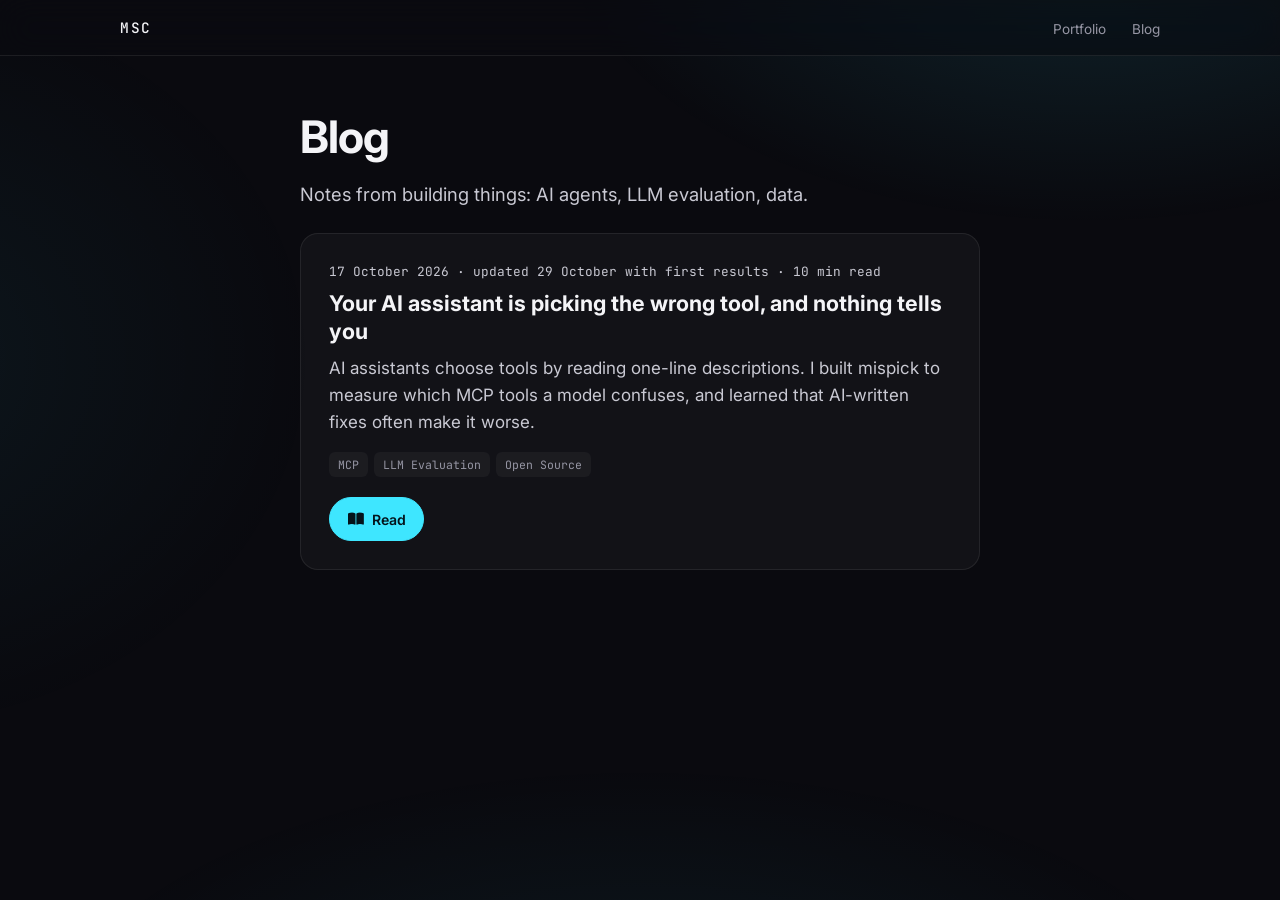
<file: blog/index.html>
<!DOCTYPE html>
<html lang="en">
<head>
    <meta charset="UTF-8">
    <meta name="viewport" content="width=device-width, initial-scale=1.0, viewport-fit=cover">
    <title>Blog — Mehmet Selim Çetin</title>
    <meta name="description" content="Writing by Mehmet Selim Çetin on AI agents, LLM evaluation, data and building things.">
    <meta name="theme-color" content="#0a0a0f">
    <meta name="color-scheme" content="dark">
    <meta property="og:title" content="Blog — Mehmet Selim Çetin">
    <meta property="og:description" content="Writing on AI agents, LLM evaluation, data and building things.">
    <meta property="og:type" content="website">
    <meta property="og:url" content="https://msc35.github.io/cv/blog/">
    <meta property="og:image" content="https://msc35.github.io/cv/images/pp.png">
    <link rel="canonical" href="https://msc35.github.io/cv/blog/">
    <link rel="icon" href="data:image/svg+xml,%3Csvg xmlns='http://www.w3.org/2000/svg' viewBox='0 0 64 64'%3E%3Crect width='64' height='64' rx='14' fill='%230a0a0f'/%3E%3Ctext x='32' y='41' font-family='monospace' font-size='22' font-weight='700' text-anchor='middle' fill='%233ee6ff'%3EMSC%3C/text%3E%3C/svg%3E">
    <link rel="preconnect" href="https://fonts.googleapis.com">
    <link rel="preconnect" href="https://fonts.gstatic.com" crossorigin>
    <link rel="stylesheet" href="https://fonts.googleapis.com/css2?family=Inter:wght@400;500;600;700&family=JetBrains+Mono:wght@400;500&display=swap">
    <link rel="stylesheet" href="https://cdnjs.cloudflare.com/ajax/libs/font-awesome/6.5.1/css/all.min.css">
    <link rel="stylesheet" href="../style.css">
    <link rel="stylesheet" href="blog.css">
</head>
<body>
    <a class="skip-link" href="#main">Skip to content</a>
    <div class="bg-glow" aria-hidden="true"></div>

    <nav class="nav" aria-label="Primary">
        <div class="nav-inner">
            <a href="../portfolio" class="nav-mark" title="Portfolio">MSC</a>
            <ul class="nav-links">
                <li><a href="../portfolio">Portfolio</a></li>
                <li><a href="./" aria-current="page">Blog</a></li>
            </ul>
        </div>
    </nav>

    <main id="main" class="blog-main">
        <div class="blog-narrow">
            <h1 class="blog-title">Blog</h1>
            <p class="blog-lede">Notes from building things: AI agents, LLM evaluation, data.</p>

            <ul class="post-list">
                <li class="card post-card">
                    <p class="blog-meta mono" style="margin:0">17 October 2026 · updated 29 October with first results · 10 min read</p>
                    <h2><a href="mcp-tool-confusion.html">Your AI assistant is picking the wrong tool, and nothing tells you</a></h2>
                    <p>AI assistants choose tools by reading one-line descriptions. I built mispick to measure which MCP tools a model confuses, and learned that AI-written fixes often make it worse.</p>
                    <ul class="tags" aria-label="Topics">
                        <li>MCP</li>
                        <li>LLM Evaluation</li>
                        <li>Open Source</li>
                    </ul>
                    <div class="btn-group">
                        <a href="mcp-tool-confusion.html" class="btn btn-primary"><i class="fas fa-book-open" aria-hidden="true"></i> Read</a>
                        <!-- MEDIUM: replace with the Medium link once the story is imported -->
                    </div>
                </li>
            </ul>
        </div>
    </main>
</body>
</html>
</file>
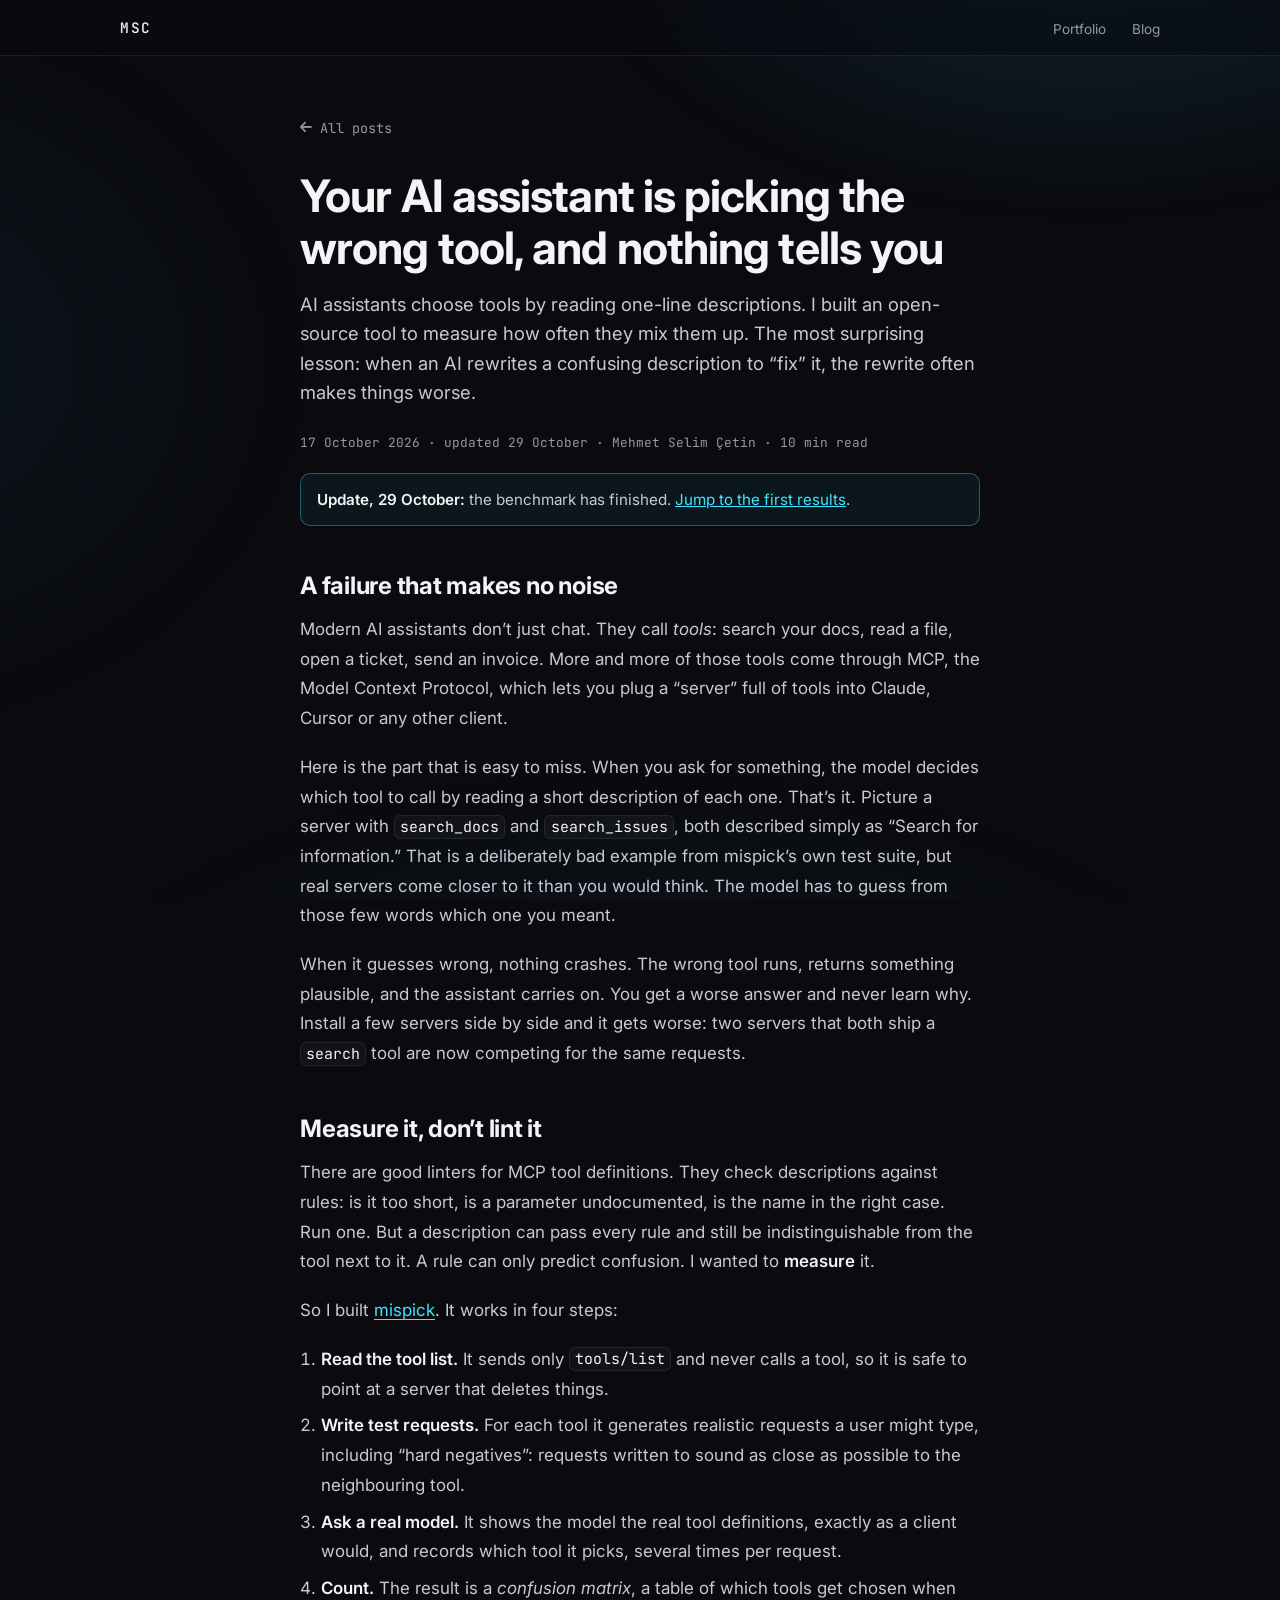
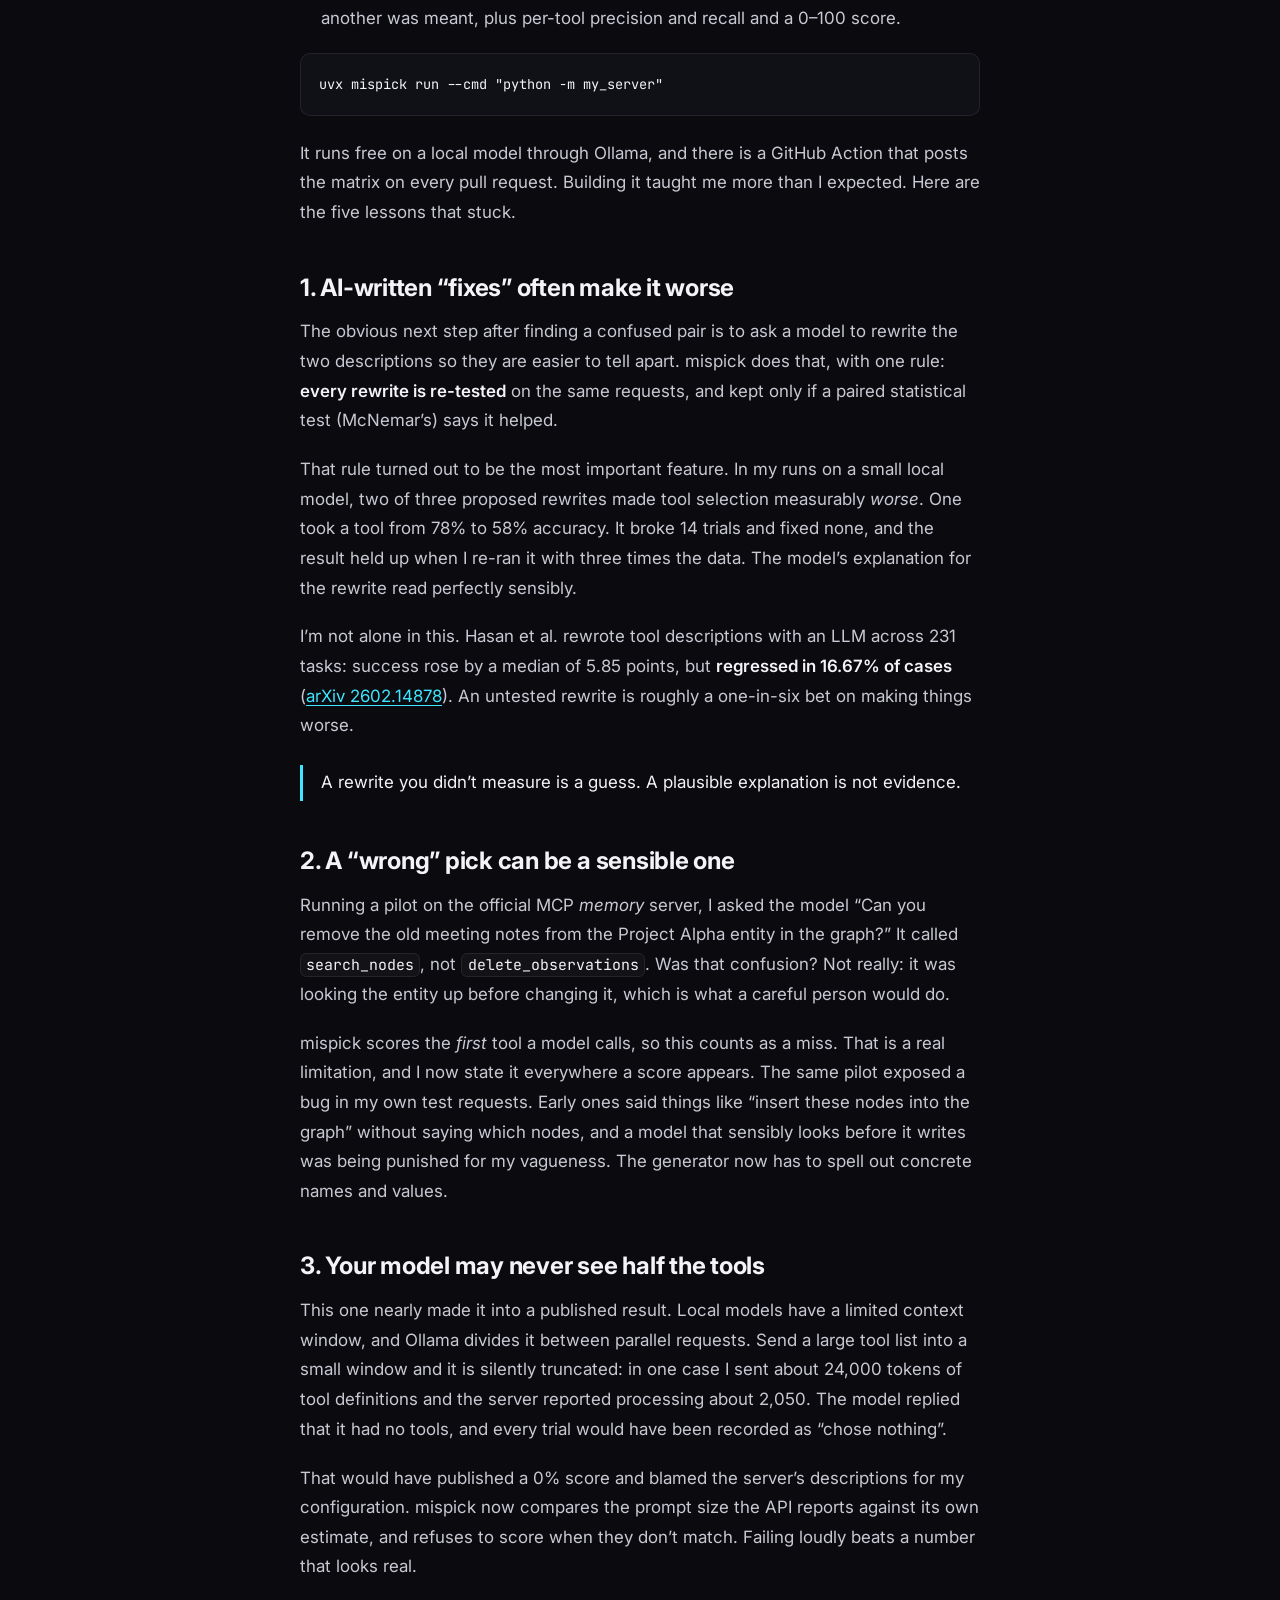
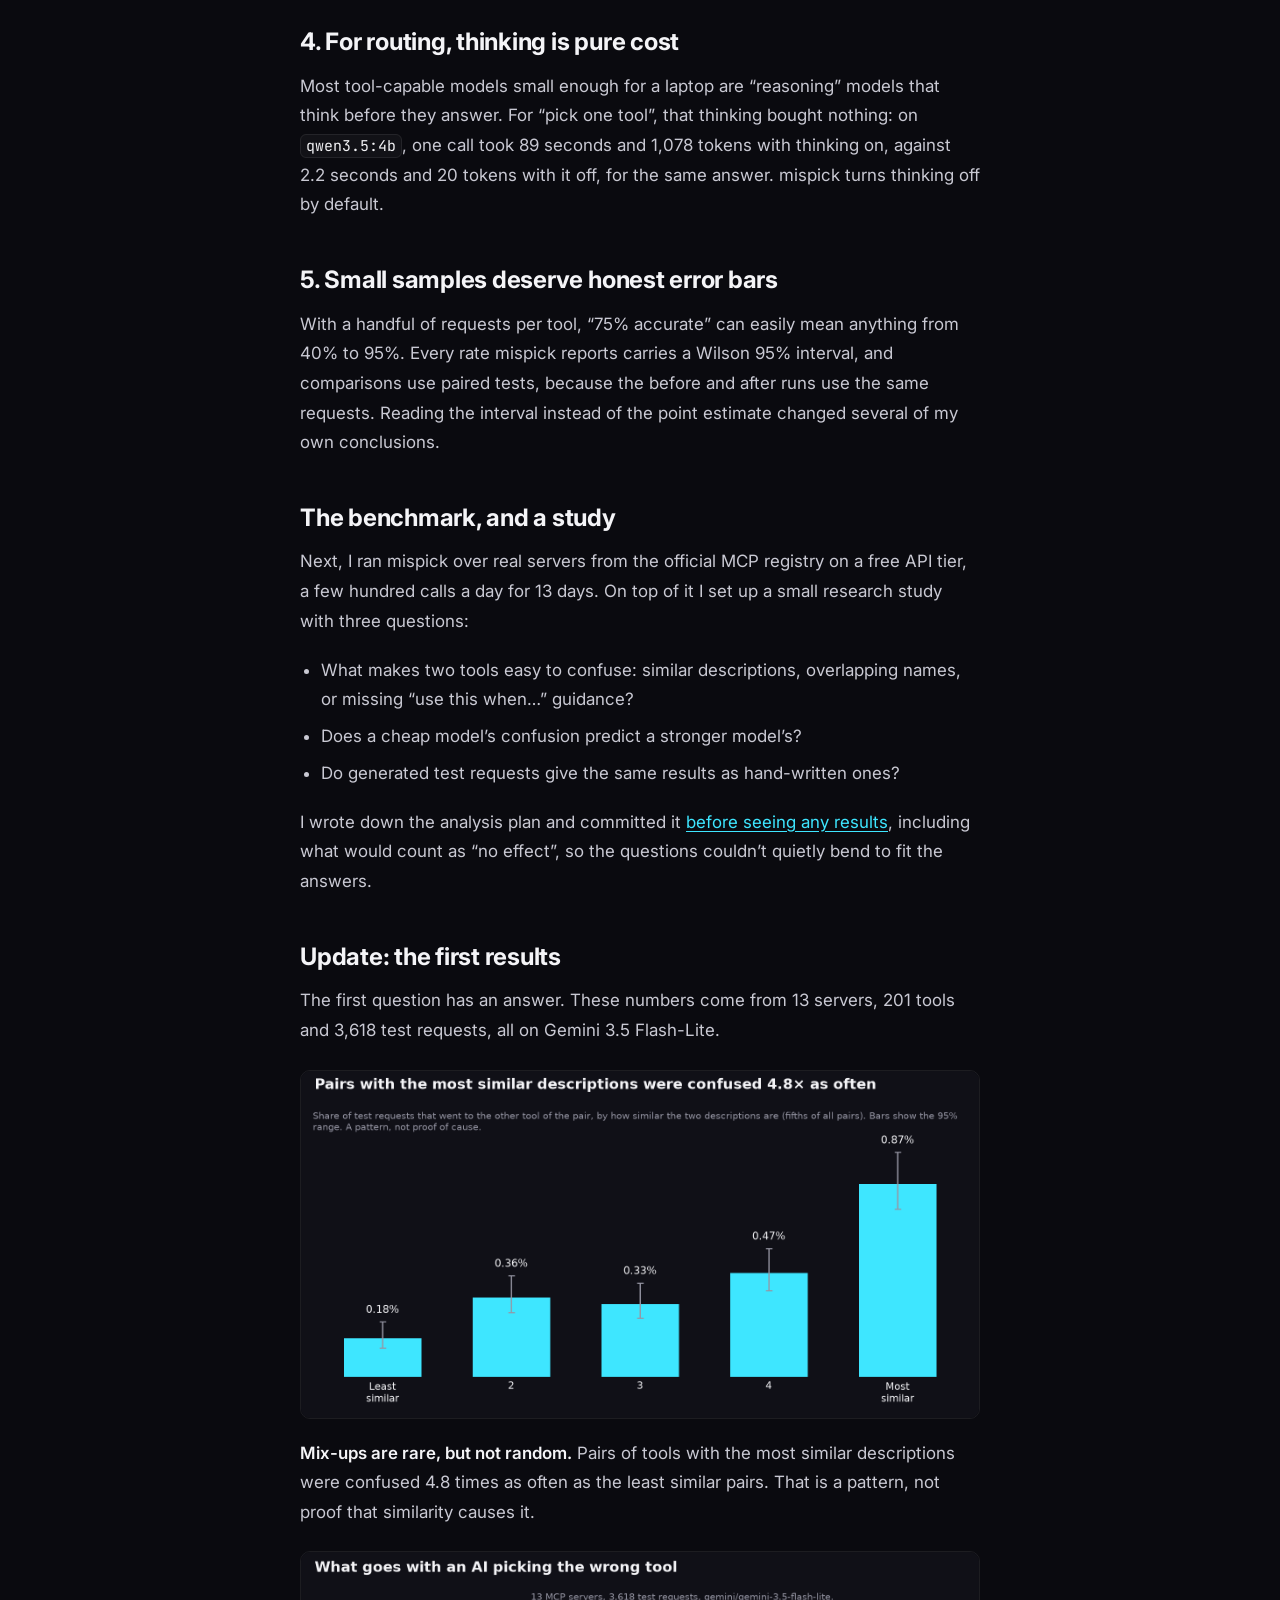
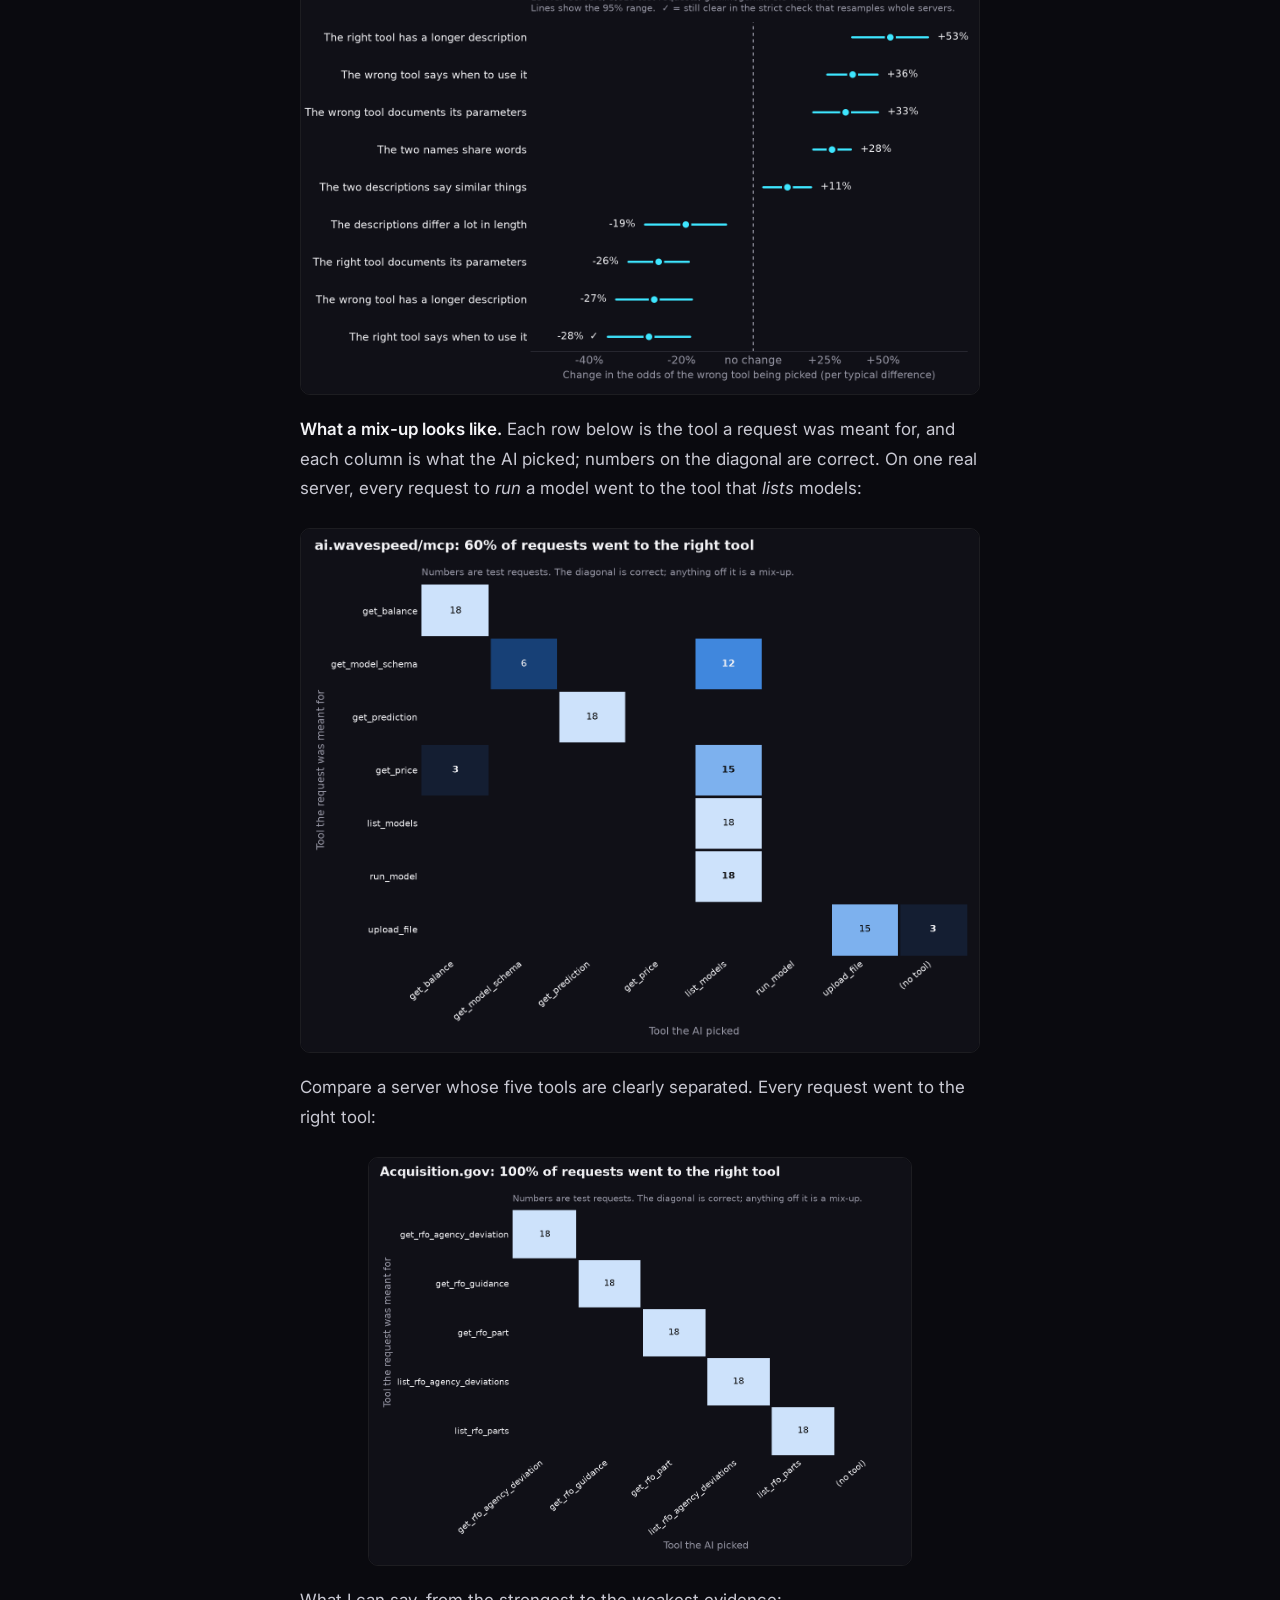
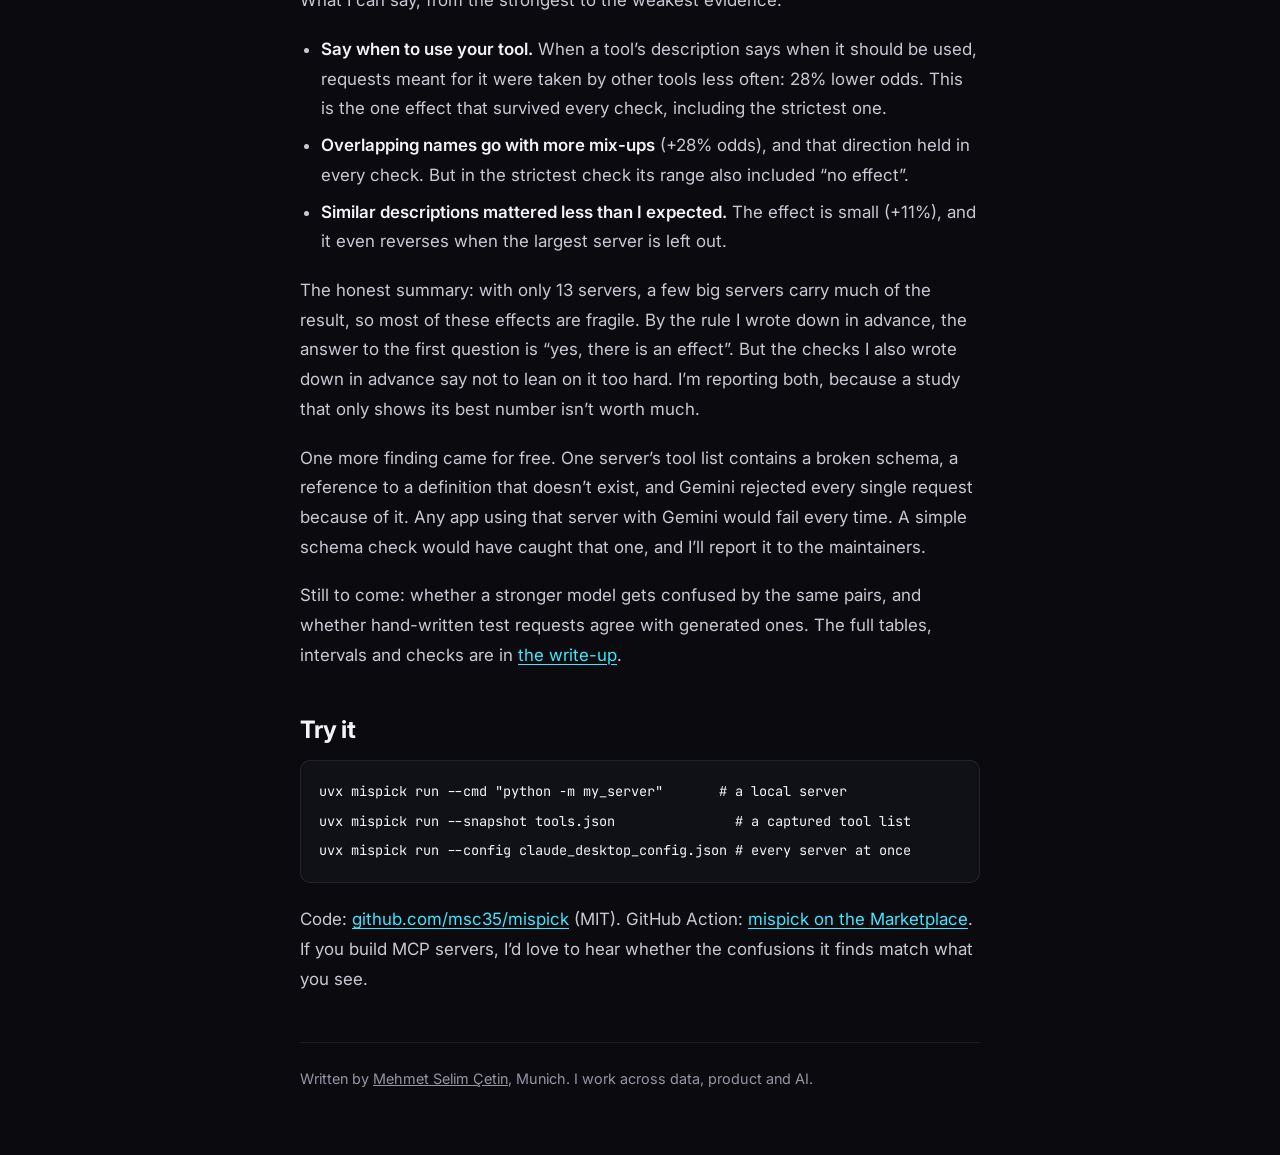
<file: blog/mcp-tool-confusion.html>
<!DOCTYPE html>
<html lang="en">
<head>
    <meta charset="UTF-8">
    <meta name="viewport" content="width=device-width, initial-scale=1.0, viewport-fit=cover">
    <title>Your AI assistant is picking the wrong tool, and nothing tells you — Mehmet Selim Çetin</title>
    <meta name="description" content="AI assistants choose tools by reading one-line descriptions. I built mispick to measure which MCP tools a model confuses, and learned that AI-written fixes often make it worse.">
    <meta name="author" content="Mehmet Selim Çetin">
    <meta name="theme-color" content="#0a0a0f">
    <meta name="color-scheme" content="dark">
    <meta property="og:title" content="Your AI assistant is picking the wrong tool, and nothing tells you">
    <meta property="og:description" content="I built a tool to measure which MCP tools an AI model mixes up. Five things I learned, including why AI-written fixes often make it worse.">
    <meta property="og:type" content="article">
    <meta property="og:url" content="https://msc35.github.io/cv/blog/mcp-tool-confusion.html">
    <meta property="og:image" content="https://msc35.github.io/cv/images/pp.png">
    <meta property="article:published_time" content="2026-10-17">
    <meta name="twitter:card" content="summary">
    <link rel="canonical" href="https://msc35.github.io/cv/blog/mcp-tool-confusion.html">
    <link rel="icon" href="data:image/svg+xml,%3Csvg xmlns='http://www.w3.org/2000/svg' viewBox='0 0 64 64'%3E%3Crect width='64' height='64' rx='14' fill='%230a0a0f'/%3E%3Ctext x='32' y='41' font-family='monospace' font-size='22' font-weight='700' text-anchor='middle' fill='%233ee6ff'%3EMSC%3C/text%3E%3C/svg%3E">
    <link rel="preconnect" href="https://fonts.googleapis.com">
    <link rel="preconnect" href="https://fonts.gstatic.com" crossorigin>
    <link rel="stylesheet" href="https://fonts.googleapis.com/css2?family=Inter:wght@400;500;600;700&family=JetBrains+Mono:wght@400;500&display=swap">
    <link rel="stylesheet" href="https://cdnjs.cloudflare.com/ajax/libs/font-awesome/6.5.1/css/all.min.css">
    <link rel="stylesheet" href="../style.css">
    <link rel="stylesheet" href="blog.css">
</head>
<body>
    <a class="skip-link" href="#main">Skip to content</a>
    <div class="bg-glow" aria-hidden="true"></div>

    <nav class="nav" aria-label="Primary">
        <div class="nav-inner">
            <a href="../portfolio" class="nav-mark" title="Portfolio">MSC</a>
            <ul class="nav-links">
                <li><a href="../portfolio">Portfolio</a></li>
                <li><a href="./">Blog</a></li>
            </ul>
        </div>
    </nav>

    <main id="main" class="blog-main">
        <article class="blog-narrow">
            <a class="blog-back mono" href="./"><i class="fas fa-arrow-left" aria-hidden="true"></i> All posts</a>

            <h1 class="blog-title">Your AI assistant is picking the wrong tool, and nothing tells you</h1>
            <p class="blog-lede">AI assistants choose tools by reading one-line descriptions. I built an open-source tool to measure how often they mix them up. The most surprising lesson: when an AI rewrites a confusing description to “fix” it, the rewrite often makes things worse.</p>
            <p class="blog-meta mono">17 October 2026 · updated 29 October · Mehmet Selim Çetin · 10 min read</p>
            <p class="blog-update"><strong>Update, 29 October:</strong> the benchmark has finished. <a href="#results">Jump to the first results</a>.</p>

            <div class="prose">
                <h2>A failure that makes no noise</h2>
                <p>Modern AI assistants don’t just chat. They call <em>tools</em>: search your docs, read a file, open a ticket, send an invoice. More and more of those tools come through MCP, the Model Context Protocol, which lets you plug a “server” full of tools into Claude, Cursor or any other client.</p>
                <p>Here is the part that is easy to miss. When you ask for something, the model decides which tool to call by reading a short description of each one. That’s it. Picture a server with <code>search_docs</code> and <code>search_issues</code>, both described simply as “Search for information.” That is a deliberately bad example from mispick’s own test suite, but real servers come closer to it than you would think. The model has to guess from those few words which one you meant.</p>
                <p>When it guesses wrong, nothing crashes. The wrong tool runs, returns something plausible, and the assistant carries on. You get a worse answer and never learn why. Install a few servers side by side and it gets worse: two servers that both ship a <code>search</code> tool are now competing for the same requests.</p>

                <h2>Measure it, don’t lint it</h2>
                <p>There are good linters for MCP tool definitions. They check descriptions against rules: is it too short, is a parameter undocumented, is the name in the right case. Run one. But a description can pass every rule and still be indistinguishable from the tool next to it. A rule can only predict confusion. I wanted to <strong>measure</strong> it.</p>
                <p>So I built <a href="https://github.com/msc35/mispick">mispick</a>. It works in four steps:</p>
                <ol>
                    <li><strong>Read the tool list.</strong> It sends only <code>tools/list</code> and never calls a tool, so it is safe to point at a server that deletes things.</li>
                    <li><strong>Write test requests.</strong> For each tool it generates realistic requests a user might type, including “hard negatives”: requests written to sound as close as possible to the neighbouring tool.</li>
                    <li><strong>Ask a real model.</strong> It shows the model the real tool definitions, exactly as a client would, and records which tool it picks, several times per request.</li>
                    <li><strong>Count.</strong> The result is a <em>confusion matrix</em>, a table of which tools get chosen when another was meant, plus per-tool precision and recall and a 0–100 score.</li>
                </ol>
                <pre><code>uvx mispick run --cmd "python -m my_server"</code></pre>
                <p>It runs free on a local model through Ollama, and there is a GitHub Action that posts the matrix on every pull request. Building it taught me more than I expected. Here are the five lessons that stuck.</p>

                <h2>1. AI-written “fixes” often make it worse</h2>
                <p>The obvious next step after finding a confused pair is to ask a model to rewrite the two descriptions so they are easier to tell apart. mispick does that, with one rule: <strong>every rewrite is re-tested</strong> on the same requests, and kept only if a paired statistical test (McNemar’s) says it helped.</p>
                <p>That rule turned out to be the most important feature. In my runs on a small local model, two of three proposed rewrites made tool selection measurably <em>worse</em>. One took a tool from 78% to 58% accuracy. It broke 14 trials and fixed none, and the result held up when I re-ran it with three times the data. The model’s explanation for the rewrite read perfectly sensibly.</p>
                <p>I’m not alone in this. Hasan et al. rewrote tool descriptions with an LLM across 231 tasks: success rose by a median of 5.85 points, but <strong>regressed in 16.67% of cases</strong> (<a href="https://arxiv.org/abs/2602.14878">arXiv 2602.14878</a>). An untested rewrite is roughly a one-in-six bet on making things worse.</p>
                <blockquote>A rewrite you didn’t measure is a guess. A plausible explanation is not evidence.</blockquote>

                <h2>2. A “wrong” pick can be a sensible one</h2>
                <p>Running a pilot on the official MCP <em>memory</em> server, I asked the model “Can you remove the old meeting notes from the Project Alpha entity in the graph?” It called <code>search_nodes</code>, not <code>delete_observations</code>. Was that confusion? Not really: it was looking the entity up before changing it, which is what a careful person would do.</p>
                <p>mispick scores the <em>first</em> tool a model calls, so this counts as a miss. That is a real limitation, and I now state it everywhere a score appears. The same pilot exposed a bug in my own test requests. Early ones said things like “insert these nodes into the graph” without saying which nodes, and a model that sensibly looks before it writes was being punished for my vagueness. The generator now has to spell out concrete names and values.</p>

                <h2>3. Your model may never see half the tools</h2>
                <p>This one nearly made it into a published result. Local models have a limited context window, and Ollama divides it between parallel requests. Send a large tool list into a small window and it is silently truncated: in one case I sent about 24,000 tokens of tool definitions and the server reported processing about 2,050. The model replied that it had no tools, and every trial would have been recorded as “chose nothing”.</p>
                <p>That would have published a 0% score and blamed the server’s descriptions for my configuration. mispick now compares the prompt size the API reports against its own estimate, and refuses to score when they don’t match. Failing loudly beats a number that looks real.</p>

                <h2>4. For routing, thinking is pure cost</h2>
                <p>Most tool-capable models small enough for a laptop are “reasoning” models that think before they answer. For “pick one tool”, that thinking bought nothing: on <code>qwen3.5:4b</code>, one call took 89 seconds and 1,078 tokens with thinking on, against 2.2 seconds and 20 tokens with it off, for the same answer. mispick turns thinking off by default.</p>

                <h2>5. Small samples deserve honest error bars</h2>
                <p>With a handful of requests per tool, “75% accurate” can easily mean anything from 40% to 95%. Every rate mispick reports carries a Wilson 95% interval, and comparisons use paired tests, because the before and after runs use the same requests. Reading the interval instead of the point estimate changed several of my own conclusions.</p>

                <h2>The benchmark, and a study</h2>
                <p>Next, I ran mispick over real servers from the official MCP registry on a free API tier, a few hundred calls a day for 13 days. On top of it I set up a small research study with three questions:</p>
                <ul>
                    <li>What makes two tools easy to confuse: similar descriptions, overlapping names, or missing “use this when…” guidance?</li>
                    <li>Does a cheap model’s confusion predict a stronger model’s?</li>
                    <li>Do generated test requests give the same results as hand-written ones?</li>
                </ul>
                <p>I wrote down the analysis plan and committed it <a href="https://github.com/msc35/mispick/blob/main/docs/analysis-plan.md">before seeing any results</a>, including what would count as “no effect”, so the questions couldn’t quietly bend to fit the answers.</p>

                <h2 id="results">Update: the first results</h2>
                <p>The first question has an answer. These numbers come from 13 servers, 201 tools and 3,618 test requests, all on Gemini 3.5 Flash-Lite.</p>
                <figure class="blog-figure">
                    <img src="img/similarity.png" alt="Bar chart: the most similar fifth of tool pairs were confused in 0.87% of requests, against 0.18% for the least similar fifth, 4.8 times as often." width="1548" height="792" loading="lazy">
                </figure>
                <p><strong>Mix-ups are rare, but not random.</strong> Pairs of tools with the most similar descriptions were confused 4.8 times as often as the least similar pairs. That is a pattern, not proof that similarity causes it.</p>
                <figure class="blog-figure">
                    <img src="img/what-matters.png" alt="Chart of nine factors and how each changes the odds of the wrong tool being picked. Overlapping names: plus 28%. Similar descriptions: plus 11%. The right tool saying when to use it: minus 28%, the only factor that holds up in the strict check." width="1548" height="1008" loading="lazy">
                </figure>
                <p><strong>What a mix-up looks like.</strong> Each row below is the tool a request was meant for, and each column is what the AI picked; numbers on the diagonal are correct. On one real server, every request to <em>run</em> a model went to the tool that <em>lists</em> models:</p>
                <figure class="blog-figure">
                    <img src="img/matrix-wavespeed.png" alt="Confusion matrix for ai.wavespeed/mcp: 60 percent of requests went to the right tool; all 18 run_model requests went to list_models." width="1504" height="1161" loading="lazy">
                </figure>
                <p>Compare a server whose five tools are clearly separated. Every request went to the right tool:</p>
                <figure class="blog-figure">
                    <img src="img/matrix-acquisition.png" alt="Confusion matrix for Acquisition.gov: every request went to the right tool." width="1281" height="963" loading="lazy" style="max-width:80%;margin:0 auto">
                </figure>
                <p>What I can say, from the strongest to the weakest evidence:</p>
                <ul>
                    <li><strong>Say when to use your tool.</strong> When a tool’s description says when it should be used, requests meant for it were taken by other tools less often: 28% lower odds. This is the one effect that survived every check, including the strictest one.</li>
                    <li><strong>Overlapping names go with more mix-ups</strong> (+28% odds), and that direction held in every check. But in the strictest check its range also included “no effect”.</li>
                    <li><strong>Similar descriptions mattered less than I expected.</strong> The effect is small (+11%), and it even reverses when the largest server is left out.</li>
                </ul>
                <p>The honest summary: with only 13 servers, a few big servers carry much of the result, so most of these effects are fragile. By the rule I wrote down in advance, the answer to the first question is “yes, there is an effect”. But the checks I also wrote down in advance say not to lean on it too hard. I’m reporting both, because a study that only shows its best number isn’t worth much.</p>
                <p>One more finding came for free. One server’s tool list contains a broken schema, a reference to a definition that doesn’t exist, and Gemini rejected every single request because of it. Any app using that server with Gemini would fail every time. A simple schema check would have caught that one, and I’ll report it to the maintainers.</p>
                <p>Still to come: whether a stronger model gets confused by the same pairs, and whether hand-written test requests agree with generated ones. The full tables, intervals and checks are in <a href="https://github.com/msc35/mispick/blob/main/docs/study.md#results">the write-up</a>.</p>

                <h2>Try it</h2>
                <pre><code>uvx mispick run --cmd "python -m my_server"       # a local server
uvx mispick run --snapshot tools.json               # a captured tool list
uvx mispick run --config claude_desktop_config.json # every server at once</code></pre>
                <p>Code: <a href="https://github.com/msc35/mispick">github.com/msc35/mispick</a> (MIT). GitHub Action: <a href="https://github.com/marketplace/actions/mispick-mcp-tool-confusion-check">mispick on the Marketplace</a>. If you build MCP servers, I’d love to hear whether the confusions it finds match what you see.</p>
            </div>

            <p class="post-footer">Written by <a href="../portfolio">Mehmet Selim Çetin</a>, Munich. I work across data, product and AI.</p>
        </article>
    </main>
</body>
</html>
</file>
<file: style.css>
/* ==========================================================================
   Tokens — dark only
   ========================================================================== */
:root {
    color-scheme: dark;

    --bg: #0a0a0f;
    --bg-raise: #101017;
    --surface: rgba(255, 255, 255, 0.035);
    --surface-hover: rgba(255, 255, 255, 0.06);
    --border: rgba(255, 255, 255, 0.08);
    --border-strong: rgba(255, 255, 255, 0.16);

    --text: #f4f4f7;
    --text-soft: #c9c9d3;
    --muted: #9696a4;        /* 7:1 on --bg */

    --accent: #3ee6ff;       /* electric cyan */
    --accent-rgb: 62, 230, 255;
    --accent-ink: #04131a;   /* text on accent */
    --ok: #4ade80;
    --warn: #fbbf24;

    --sans: "Inter", system-ui, -apple-system, "Segoe UI", Roboto, sans-serif;
    --mono: "JetBrains Mono", ui-monospace, "SF Mono", Menlo, monospace;

    --radius: 18px;
    --radius-sm: 10px;
    --container: 1120px;
    --gutter: clamp(16px, 4vw, 40px);
    --section-gap: clamp(5rem, 12vw, 9rem);
}

/* Lenis (inlined from lenis@1.3.26/dist/lenis.css) */
html.lenis, html.lenis body { height: auto; }
.lenis:not(.lenis-autoToggle).lenis-stopped { overflow: clip; }
.lenis [data-lenis-prevent] { overscroll-behavior: contain; }
.lenis.lenis-smooth iframe { pointer-events: none; }

/* ==========================================================================
   Base
   ========================================================================== */
*, *::before, *::after { box-sizing: border-box; margin: 0; padding: 0; }

html { -webkit-text-size-adjust: 100%; scroll-padding-top: 80px; }
html:not(.lenis) { scroll-behavior: smooth; }

body {
    background: var(--bg);
    color: var(--text);
    font-family: var(--sans);
    font-size: 17px;
    line-height: 1.65;
    -webkit-font-smoothing: antialiased;
    -moz-osx-font-smoothing: grayscale;
    overflow-x: clip;
}

img { max-width: 100%; display: block; }
ul { list-style: none; }
a { color: inherit; }
strong { color: var(--text); font-weight: 600; }
code { font-family: var(--mono); font-size: 0.92em; }
.mono { font-family: var(--mono); }
.muted { color: var(--muted); font-weight: 400; }
.accent { color: var(--accent); }
.nowrap { white-space: nowrap; }

::selection { background: rgba(var(--accent-rgb), 0.3); color: #fff; }

:focus-visible {
    outline: 2px solid var(--accent);
    outline-offset: 3px;
    border-radius: 6px;
}

.skip-link {
    position: absolute; left: 16px; top: -100px; z-index: 200;
    background: var(--accent); color: var(--accent-ink);
    padding: 0.6rem 1rem; border-radius: 8px; font-weight: 600; text-decoration: none;
}
.skip-link:focus { top: 16px; }

.container {
    width: 100%;
    max-width: var(--container);
    margin: 0 auto;
    padding: 0 var(--gutter);
}

/* Ambient glow — fixed, never repaints on scroll */
.bg-glow {
    position: fixed; inset: 0; z-index: -1; pointer-events: none;
    background:
        radial-gradient(60vw 50vh at 85% -10%, rgba(var(--accent-rgb), 0.13), transparent 70%),
        radial-gradient(50vw 60vh at -10% 40%, rgba(var(--accent-rgb), 0.06), transparent 70%),
        radial-gradient(70vw 50vh at 50% 120%, rgba(var(--accent-rgb), 0.08), transparent 70%);
}

/* ==========================================================================
   Nav
   ========================================================================== */
.nav {
    position: fixed; top: 0; left: 0; right: 0; z-index: 100;
    background: rgba(10, 10, 15, 0.6);
    -webkit-backdrop-filter: saturate(160%) blur(16px);
    backdrop-filter: saturate(160%) blur(16px);
    border-bottom: 1px solid var(--border);
}
.nav-inner {
    max-width: var(--container); margin: 0 auto;
    padding: 0.85rem var(--gutter);
    display: flex; align-items: center; justify-content: space-between; gap: 1rem;
}
.nav-mark {
    font-family: var(--mono); font-weight: 500; font-size: 0.9rem;
    letter-spacing: 0.12em; text-decoration: none; color: var(--text);
}
.nav-links { display: flex; gap: 1.6rem; align-items: center; }
.nav-links a {
    font-size: 0.85rem; color: var(--muted); text-decoration: none;
    transition: color 0.2s;
}
.nav-links a:hover { color: var(--text); }
.nav-links .nav-cta {
    color: var(--accent);
    border: 1px solid rgba(var(--accent-rgb), 0.4);
    padding: 0.3rem 0.8rem; border-radius: 999px;
}
.nav-links .nav-cta:hover { background: rgba(var(--accent-rgb), 0.1); color: var(--accent); }

@media (max-width: 767px) {
    .nav-links li:not(:last-child) { display: none; }
}

/* ==========================================================================
   Hero
   ========================================================================== */
.hero {
    min-height: 100vh;
    min-height: 100svh;
    display: flex; align-items: center;
    padding: 7rem 0 4rem;
}
.hero-stage {
    width: 100%; max-width: var(--container); margin: 0 auto; padding: 0 var(--gutter);
    display: flex; flex-direction: column; gap: 2.5rem;
    position: relative;
}
.hero-role {
    font-size: 0.8rem; letter-spacing: 0.14em; text-transform: uppercase;
    color: var(--accent);
}
.hero-name {
    font-size: clamp(3rem, 11vw, 9.5rem);
    font-weight: 700;
    line-height: 0.95;
    letter-spacing: -0.045em;
    background: linear-gradient(180deg, #ffffff 30%, #a9a9b8 100%);
    -webkit-background-clip: text; background-clip: text;
    color: transparent;
    will-change: transform;
}
.hero-name .accent { -webkit-text-fill-color: var(--accent); }

.hero-detail {
    display: flex; gap: 2rem; align-items: center; flex-wrap: wrap;
}
.avatar {
    position: relative; flex: 0 0 auto;
    width: clamp(112px, 16vw, 168px); aspect-ratio: 1;
    border-radius: 50%;
    background: radial-gradient(circle at 30% 30%, #1d2a33, #0e0e14);
    border: 1px solid var(--border-strong);
    box-shadow: 0 0 0 6px rgba(var(--accent-rgb), 0.06), 0 20px 60px rgba(var(--accent-rgb), 0.15);
    overflow: hidden;
}
/* Initials fallback sits under the photo; visible if the image fails */
.avatar::before {
    content: attr(data-initials);
    position: absolute; inset: 0;
    display: grid; place-items: center;
    font-family: var(--mono); font-weight: 500; letter-spacing: 0.1em;
    font-size: clamp(1.2rem, 2.4vw, 1.7rem); color: var(--accent);
}
.avatar img { position: relative; width: 100%; height: 100%; object-fit: cover; }

.hero-copy { flex: 1 1 320px; min-width: 0; }
.hero-eyebrow { font-size: 0.8rem; color: var(--muted); letter-spacing: 0.06em; margin-bottom: 0.6rem; }
.hero-tagline {
    font-size: clamp(1.2rem, 2.2vw, 1.55rem); line-height: 1.35;
    color: var(--text-soft); font-weight: 400; letter-spacing: -0.01em;
    max-width: 34ch; margin-bottom: 1rem;
}
.hero-meta { display: flex; flex-wrap: wrap; gap: 0.5rem 1.4rem; color: var(--muted); font-size: 0.9rem; margin-bottom: 1.2rem; }
.hero-meta i { color: var(--accent); margin-right: 0.35rem; }

.social-links { display: flex; gap: 0.6rem; }
.social-links a {
    width: 44px; height: 44px; border-radius: 50%;
    display: grid; place-items: center;
    background: var(--surface); border: 1px solid var(--border);
    color: var(--text-soft); text-decoration: none;
    transition: border-color 0.2s, color 0.2s, background 0.2s;
}
.social-links a:hover { color: var(--accent); border-color: rgba(var(--accent-rgb), 0.5); background: rgba(var(--accent-rgb), 0.08); }

.scroll-cue { display: none; }

/* Animated hero (desktop, motion allowed): big centered name, details come in on scroll */
@media (min-width: 768px) {
    html.anim .hero { height: 100vh; min-height: 0; padding-top: 5rem; padding-bottom: 2rem; }
    html.anim .hero-stage { align-items: center; text-align: center; gap: 1.8rem; }
    html.anim .hero-name { transform-origin: 50% 100%; font-size: min(10vw, 17vh, 9.5rem); }
    html.anim .hero-detail { justify-content: center; text-align: left; }
    html.anim .scroll-cue {
        display: flex; align-items: center; gap: 0.6rem;
        position: absolute; left: 50%; bottom: -3.5rem; transform: translateX(-50%);
        font-size: 0.7rem; letter-spacing: 0.2em; text-transform: uppercase; color: var(--muted);
    }
    html.anim .scroll-cue span {
        width: 1px; height: 28px; background: linear-gradient(var(--accent), transparent);
        animation: cue 1.8s ease-in-out infinite;
    }
}
@keyframes cue { 0%, 100% { transform: scaleY(0.4); opacity: 0.4; } 50% { transform: scaleY(1); opacity: 1; } }

/* ==========================================================================
   Sections
   ========================================================================== */
.section { padding-top: var(--section-gap); }
.section-header { display: flex; align-items: baseline; gap: 1rem; margin-bottom: 2.5rem; }
.section-num { font-size: 0.8rem; color: var(--accent); letter-spacing: 0.08em; }
.section-header h2 {
    font-size: clamp(2rem, 5vw, 3.4rem); font-weight: 700;
    letter-spacing: -0.035em; line-height: 1.05;
}
.subhead {
    font-size: 0.8rem; font-weight: 500; text-transform: uppercase; letter-spacing: 0.14em;
    color: var(--muted); margin: 4rem 0 1.5rem;
}

/* Glass card */
.card {
    background: var(--surface);
    border: 1px solid var(--border);
    border-radius: var(--radius);
    padding: clamp(1.25rem, 3vw, 1.75rem);
    transition: border-color 0.25s, background 0.25s;
}
.card:hover { border-color: var(--border-strong); background: var(--surface-hover); }

/* ---------- About ---------- */
.about-text {
    font-size: clamp(1.2rem, 2.4vw, 1.7rem);
    line-height: 1.5; font-weight: 400; letter-spacing: -0.015em;
    color: var(--text-soft); max-width: 44ch;
}
.about-text strong { color: var(--accent); font-weight: 500; }
.about-text .split-line { overflow: clip; padding-bottom: 0.08em; }

.pills { display: flex; flex-wrap: wrap; gap: 0.5rem; margin-top: 2.5rem; }
.pill {
    font-family: var(--mono); font-size: 0.78rem; color: var(--text-soft);
    padding: 0.4rem 0.85rem; border-radius: 999px;
    border: 1px solid var(--border); background: var(--surface);
}

/* ---------- Badges, tags, buttons ---------- */
.badge {
    font-family: var(--mono); font-size: 0.68rem; letter-spacing: 0.06em; text-transform: uppercase;
    padding: 0.28rem 0.6rem; border-radius: 999px; white-space: nowrap;
    color: var(--muted); border: 1px solid var(--border);
}
.badge-live { color: var(--ok); border-color: rgba(74, 222, 128, 0.35); background: rgba(74, 222, 128, 0.07); }
.badge-live::before { content: ""; display: inline-block; width: 6px; height: 6px; border-radius: 50%; background: var(--ok); margin-right: 0.45rem; vertical-align: 1px; box-shadow: 0 0 8px var(--ok); }
.badge-review { color: var(--warn); border-color: rgba(251, 191, 36, 0.35); background: rgba(251, 191, 36, 0.06); }

.tags { display: flex; flex-wrap: wrap; gap: 0.4rem; margin-top: 1rem; }
.tags li {
    font-family: var(--mono); font-size: 0.72rem; color: var(--muted);
    padding: 0.2rem 0.55rem; border-radius: 6px; background: rgba(255, 255, 255, 0.04);
}

.btn-group { display: flex; flex-wrap: wrap; gap: 0.6rem; margin-top: 1.25rem; }
.btn {
    display: inline-flex; align-items: center; gap: 0.5rem;
    min-height: 44px; padding: 0.55rem 1.1rem; border-radius: 999px;
    font-size: 0.88rem; font-weight: 500; text-decoration: none;
    color: var(--text); background: var(--surface); border: 1px solid var(--border-strong);
    transition: border-color 0.2s, background 0.2s, color 0.2s;
}
.btn:hover { border-color: rgba(var(--accent-rgb), 0.6); color: var(--accent); }
.btn-primary { background: var(--accent); color: var(--accent-ink); border-color: var(--accent); font-weight: 600; }
.btn-primary:hover { background: #7eefff; color: var(--accent-ink); }

/* ---------- Guidera spotlight ---------- */
.spotlight { position: relative; }
.spotlight-inner {
    display: grid; grid-template-columns: 1fr; gap: 3rem; align-items: center;
    padding-top: 1rem; padding-bottom: 1rem;
}
.spotlight-kicker { font-size: 0.75rem; letter-spacing: 0.14em; text-transform: uppercase; color: var(--accent); margin-bottom: 0.8rem; }
.spotlight-head { display: flex; align-items: center; gap: 1rem; flex-wrap: wrap; margin-bottom: 1rem; }
.spotlight-title { font-size: clamp(2.6rem, 7vw, 5rem); font-weight: 700; letter-spacing: -0.045em; line-height: 1; }
.spotlight-desc { font-size: clamp(1.05rem, 1.6vw, 1.2rem); color: var(--text-soft); max-width: 46ch; }

.phone-wrap { position: relative; justify-self: center; width: min(280px, 60vw); }
.phone {
    position: relative; z-index: 1;
    aspect-ratio: 9 / 19.5; width: 100%;
    border-radius: 46px; padding: 10px;
    background: linear-gradient(145deg, #2a2a33, #111116);
    border: 1px solid var(--border-strong);
    box-shadow: 0 40px 100px rgba(0, 0, 0, 0.6), inset 0 0 0 1px rgba(255, 255, 255, 0.04);
}
.phone-island {
    position: absolute; top: 20px; left: 50%; transform: translateX(-50%); z-index: 2;
    width: 34%; height: 24px; border-radius: 999px; background: #000;
}
.phone-screen {
    position: relative; height: 100%; border-radius: 37px; overflow: hidden;
    background: linear-gradient(180deg, #0c1a22 0%, #081015 100%);
    display: flex; flex-direction: column; align-items: center; justify-content: flex-end;
    gap: 0.8rem; padding: 0 1.2rem 2.2rem;
}
.phone-map {
    position: absolute; inset: 0;
    background:
        radial-gradient(circle at 60% 35%, rgba(var(--accent-rgb), 0.35), transparent 30%),
        repeating-linear-gradient(35deg, transparent 0 22px, rgba(255, 255, 255, 0.05) 22px 23px),
        repeating-linear-gradient(-55deg, transparent 0 34px, rgba(255, 255, 255, 0.04) 34px 35px);
    -webkit-mask-image: linear-gradient(180deg, #000 45%, transparent 85%);
    mask-image: linear-gradient(180deg, #000 45%, transparent 85%);
}
.phone-icon-card {
    position: relative; display: flex; flex-direction: column; align-items: center; gap: 0.6rem;
    margin-bottom: auto; margin-top: 30%;
}
.phone-icon-card img { width: 88px; height: 88px; border-radius: 22px; box-shadow: 0 10px 40px rgba(var(--accent-rgb), 0.35); }
.phone-icon-card span { font-weight: 600; font-size: 1.05rem; letter-spacing: -0.01em; }
.phone-wave { position: relative; display: flex; align-items: center; gap: 4px; height: 36px; }
.phone-wave i { width: 4px; border-radius: 2px; background: var(--accent); height: 30%; animation: wave 1.2s ease-in-out infinite; }
.phone-wave i:nth-child(2n) { animation-delay: -0.3s; }
.phone-wave i:nth-child(3n) { animation-delay: -0.6s; }
.phone-wave i:nth-child(4n) { animation-delay: -0.9s; }
@keyframes wave { 0%, 100% { transform: scaleY(0.5); } 50% { transform: scaleY(2.6); } }
.phone-bar { position: relative; width: 100%; height: 10px; border-radius: 6px; background: rgba(255, 255, 255, 0.1); }
.phone-bar.short { width: 60%; }
.phone-halo {
    position: absolute; inset: 10% -30%; z-index: 0; border-radius: 50%;
    background: radial-gradient(closest-side, rgba(var(--accent-rgb), 0.25), transparent);
}

@media (min-width: 768px) {
    .spotlight-inner { grid-template-columns: 1.1fr 0.9fr; gap: 4rem; }
    html.anim .spotlight { min-height: 100vh; display: flex; align-items: center; }
}

/* ---------- Project cards ---------- */
.project-grid { display: grid; grid-template-columns: 1fr; gap: 1rem; }
@media (min-width: 700px) { .project-grid { grid-template-columns: repeat(2, 1fr); } }
@media (min-width: 1024px) { .project-grid { grid-template-columns: repeat(3, 1fr); } }
.project-card { display: flex; flex-direction: column; }
.project-card p { font-size: 0.93rem; color: var(--text-soft); }
.project-card .btn-group { margin-top: auto; padding-top: 1.25rem; }
.project-head { display: flex; align-items: center; justify-content: space-between; gap: 0.75rem; margin-bottom: 1rem; }
.project-icon {
    width: 40px; height: 40px; border-radius: 12px; display: grid; place-items: center;
    color: var(--accent); background: rgba(var(--accent-rgb), 0.08); border: 1px solid rgba(var(--accent-rgb), 0.2);
}
.project-title { font-size: 1.2rem; font-weight: 600; letter-spacing: -0.02em; margin-bottom: 0.5rem; }

/* ---------- Timeline ---------- */
.timeline { position: relative; padding-left: 2rem; }
.timeline-track { position: absolute; left: 5px; top: 6px; bottom: 6px; width: 2px; background: var(--border); border-radius: 2px; }
.timeline-line {
    position: absolute; inset: 0; border-radius: 2px;
    background: linear-gradient(var(--accent), rgba(var(--accent-rgb), 0.3));
    box-shadow: 0 0 12px rgba(var(--accent-rgb), 0.6);
    transform-origin: top;
}
.exp-item { position: relative; padding-bottom: 3.5rem; }
.exp-item:last-child { padding-bottom: 0; }
.exp-dot {
    position: absolute; left: calc(-2rem - 0px); top: 6px;
    width: 12px; height: 12px; border-radius: 50%;
    background: var(--bg); border: 2px solid var(--accent);
    box-shadow: 0 0 0 4px rgba(var(--accent-rgb), 0.12);
}
.exp-date { font-size: 0.78rem; color: var(--accent); letter-spacing: 0.06em; margin-bottom: 0.4rem; }
.exp-role { font-size: clamp(1.25rem, 2.6vw, 1.6rem); font-weight: 600; letter-spacing: -0.02em; line-height: 1.25; }
.exp-company { color: var(--text); font-weight: 500; margin: 0.2rem 0 1rem; }
.exp-company span { color: var(--muted); font-weight: 400; }
.task-list { display: grid; gap: 0.6rem; max-width: 72ch; }
.task-list li { position: relative; padding-left: 1.3rem; color: var(--text-soft); font-size: 0.96rem; }
.task-list li::before { content: "→"; position: absolute; left: 0; color: var(--accent); font-family: var(--mono); font-size: 0.85em; top: 0.1em; }

@media (min-width: 900px) {
    .timeline { padding-left: 0; }
    .timeline-track { left: calc(200px + 1.5rem); }
    .exp-item { display: grid; grid-template-columns: 200px 1fr; column-gap: 3.5rem; }
    .exp-item > .exp-date { grid-column: 1; grid-row: 1 / span 3; text-align: right; padding-top: 0.35rem; }
    .exp-item > :not(.exp-date):not(.exp-dot) { grid-column: 2; }
    .exp-dot { left: calc(200px + 1.5rem - 5px); top: 10px; }
}

/* ---------- Education / certs ---------- */
.edu-grid { display: grid; grid-template-columns: 1fr; gap: 1rem; }
@media (min-width: 900px) { .edu-grid { grid-template-columns: repeat(3, 1fr); } }
.edu-date { font-size: 0.75rem; color: var(--accent); letter-spacing: 0.06em; margin-bottom: 0.6rem; }
.edu-degree { font-size: 1.15rem; font-weight: 600; letter-spacing: -0.015em; line-height: 1.3; }
.edu-school { color: var(--muted); font-size: 0.9rem; margin: 0.35rem 0 0.9rem; }
.edu-detail { font-size: 0.92rem; color: var(--text-soft); }
.edu-detail a { color: var(--accent); text-underline-offset: 3px; }

/* ---------- Skills ---------- */
.skills-grid { display: grid; grid-template-columns: 1fr; gap: 1rem; }
@media (min-width: 700px) { .skills-grid { grid-template-columns: repeat(2, 1fr); } }
@media (min-width: 1024px) { .skills-grid { grid-template-columns: repeat(3, 1fr); } }
.skill-label { font-size: 0.75rem; font-weight: 500; letter-spacing: 0.12em; text-transform: uppercase; color: var(--muted); margin-bottom: 1rem; }
.skills { display: flex; flex-wrap: wrap; gap: 0.4rem; }
.skills li {
    font-size: 0.84rem; padding: 0.3rem 0.7rem; border-radius: 8px;
    background: rgba(255, 255, 255, 0.04); color: var(--text-soft);
}
.skills li.featured { color: var(--accent); background: rgba(var(--accent-rgb), 0.08); box-shadow: inset 0 0 0 1px rgba(var(--accent-rgb), 0.25); }

/* ---------- Languages ---------- */
.lang-grid { display: grid; grid-template-columns: 1fr; gap: 1rem; }
@media (min-width: 600px) { .lang-grid { grid-template-columns: repeat(3, 1fr); } }
.lang-name { font-size: 1.3rem; font-weight: 600; letter-spacing: -0.02em; }
.lang-level { font-size: 0.8rem; color: var(--accent); margin-top: 0.25rem; }
.pills-beyond { margin-top: 1.5rem; }

/* ==========================================================================
   Chat terminal
   ========================================================================== */
.terminal {
    position: relative;
    max-width: 820px;
    border-radius: var(--radius);
    background: rgba(13, 15, 20, 0.72);
    -webkit-backdrop-filter: blur(18px);
    backdrop-filter: blur(18px);
    border: 1px solid var(--border-strong);
    box-shadow: 0 30px 80px rgba(0, 0, 0, 0.5), 0 0 0 1px rgba(var(--accent-rgb), 0.05), 0 0 80px rgba(var(--accent-rgb), 0.08);
    overflow: hidden;
}
.terminal-bar {
    display: flex; align-items: center; gap: 0.9rem;
    padding: 0.75rem 1rem; border-bottom: 1px solid var(--border);
    background: rgba(255, 255, 255, 0.02);
}
.dots { display: flex; gap: 6px; }
.dots i { width: 11px; height: 11px; border-radius: 50%; background: #3a3a44; }
.terminal-title { font-size: 0.75rem; color: var(--muted); flex: 1; }
.terminal-count { font-size: 0.75rem; color: var(--accent); white-space: nowrap; }

.terminal-header {
    font-size: 0.8rem; color: var(--muted); line-height: 1.55;
    padding: 1rem 1.2rem 0;
}
.terminal-header strong { color: var(--accent); font-weight: 500; }
.terminal-header a, .terminal-log a, .terminal-noscript a { color: var(--accent); text-underline-offset: 3px; }

.terminal-log {
    font-size: 0.88rem; line-height: 1.6;
    padding: 1rem 1.2rem;
    min-height: 180px; max-height: min(420px, 55vh);
    overflow-y: auto; overscroll-behavior: contain;
    display: flex; flex-direction: column; gap: 0.9rem;
}
.line { white-space: pre-wrap; word-wrap: break-word; }
.line-sys { color: var(--text-soft); }
.line-user { color: var(--text); }
.line-user::before { content: "> "; color: var(--accent); }
.line-ai { color: var(--text-soft); padding-left: 1rem; border-left: 2px solid rgba(var(--accent-rgb), 0.4); }
.line-err { color: var(--warn); padding-left: 1rem; border-left: 2px solid rgba(251, 191, 36, 0.5); }

.cursor {
    display: inline-block; width: 0.55em; height: 1.05em; margin-left: 0.3em;
    background: var(--accent); vertical-align: -0.15em;
    animation: blink 1.1s steps(1) infinite;
}
@keyframes blink { 50% { opacity: 0; } }

.typing { display: inline-flex; gap: 5px; align-items: center; color: var(--muted); }
.typing i { width: 6px; height: 6px; border-radius: 50%; background: var(--accent); animation: typing 1s ease-in-out infinite; }
.typing i:nth-child(2) { animation-delay: 0.15s; }
.typing i:nth-child(3) { animation-delay: 0.3s; }
@keyframes typing { 0%, 100% { opacity: 0.25; transform: translateY(0); } 50% { opacity: 1; transform: translateY(-3px); } }

.terminal-noscript { font-size: 0.85rem; color: var(--text-soft); padding: 0 1.2rem 1rem; }

.chips { display: flex; flex-wrap: wrap; gap: 0.5rem; padding: 0 1.2rem 1rem; }
.chip {
    font-family: var(--mono); font-size: 0.76rem;
    color: var(--text-soft); background: var(--surface);
    border: 1px solid var(--border-strong); border-radius: 999px;
    padding: 0.45rem 0.85rem; min-height: 36px; cursor: pointer;
    transition: border-color 0.2s, color 0.2s, background 0.2s;
}
.chip:hover:not(:disabled) { color: var(--accent); border-color: rgba(var(--accent-rgb), 0.5); background: rgba(var(--accent-rgb), 0.06); }
.chip:disabled { opacity: 0.4; cursor: not-allowed; }
.js .chips:empty, .chips[hidden] { display: none; }
html:not(.js) .chips, html:not(.js) .terminal-form { display: none; }

.terminal-form {
    display: flex; align-items: center; gap: 0.6rem;
    border-top: 1px solid var(--border);
    padding: 0.6rem 0.6rem 0.6rem 1.2rem;
}
.prompt { color: var(--accent); font-size: 0.95rem; }
.terminal-form input {
    flex: 1; min-width: 0; background: transparent; border: 0; outline: 0;
    color: var(--text); font-size: 16px; /* 16px avoids iOS zoom on focus */
    caret-color: var(--accent); padding: 0.55rem 0;
}
.terminal-form input::placeholder { color: #6e6e7c; }
.terminal-form:focus-within { box-shadow: inset 0 0 0 1px rgba(var(--accent-rgb), 0.45); }
.terminal-form input:focus-visible { outline: none; }
.char-count { font-size: 0.7rem; color: var(--muted); }
.char-count.near { color: var(--warn); }
.send {
    width: 40px; height: 40px; flex: 0 0 auto; border-radius: 10px; border: 0; cursor: pointer;
    background: var(--accent); color: var(--accent-ink); font-size: 0.95rem;
    display: grid; place-items: center; transition: opacity 0.2s, transform 0.2s;
}
.send:hover:not(:disabled) { transform: translateY(-1px); }
.send:disabled { opacity: 0.35; cursor: not-allowed; }
.send-fallback { position: absolute; width: 1px; height: 1px; overflow: hidden; clip: rect(0 0 0 0); }

.privacy { font-size: 0.7rem; color: var(--muted); padding: 0 1.2rem 0.9rem; }

/* Floating chat button */
.chat-fab {
    position: fixed; right: max(16px, env(safe-area-inset-right)); bottom: max(16px, env(safe-area-inset-bottom)); z-index: 90;
    display: inline-flex; align-items: center; gap: 0.55rem;
    min-height: 48px; padding: 0 1.1rem; border-radius: 999px;
    font-family: var(--mono); font-size: 0.8rem; font-weight: 500; text-decoration: none;
    color: var(--accent-ink); background: var(--accent);
    box-shadow: 0 10px 30px rgba(var(--accent-rgb), 0.35), 0 2px 8px rgba(0, 0, 0, 0.4);
    transition: opacity 0.3s, transform 0.3s;
}
.chat-fab:hover { transform: translateY(-2px); }
.chat-fab.is-hidden { opacity: 0; transform: translateY(16px); pointer-events: none; }
@media (max-width: 480px) { .chat-fab span { display: none; } .chat-fab { width: 52px; justify-content: center; padding: 0; } }

/* ==========================================================================
   Footer
   ========================================================================== */
.footer { margin-top: var(--section-gap); border-top: 1px solid var(--border); padding: 3rem 0 6rem; }
.footer-inner { display: flex; flex-direction: column; gap: 1.5rem; }
.footer-quote { font-size: clamp(1.3rem, 3vw, 1.9rem); font-weight: 500; letter-spacing: -0.02em; color: var(--text-soft); }
.footer-links { display: flex; flex-wrap: wrap; gap: 0.6rem 1.8rem; }
.footer-links a { color: var(--text-soft); text-decoration: none; font-size: 0.95rem; transition: color 0.2s; }
.footer-links a:hover { color: var(--accent); }
.footer-links i { color: var(--accent); margin-right: 0.4rem; }
.footer-meta { font-size: 0.75rem; color: var(--muted); }

/* ==========================================================================
   Motion prep. html.prehide hides elements only until GSAP has set their
   start states (main.js removes it right after). If GSAP never loads, a
   timeout in <head> removes it, so content is never stuck hidden.
   ========================================================================== */
html.prehide [data-reveal],
html.prehide [data-cards] > *,
html.prehide [data-stagger] > *,
html.prehide .exp-item { opacity: 0; }
@media (min-width: 768px) {
    html.prehide .hero-detail,
    html.prehide .spotlight-copy > *,
    html.prehide .phone-wrap { opacity: 0; }
}

@media (prefers-reduced-motion: reduce) {
    *, *::before, *::after { animation: none !important; transition: none !important; }
    .cursor { opacity: 1; }
}
</file>
<file: blog/blog.css>
/* Blog pages: reuse the portfolio's tokens from style.css, add reading typography. */

.blog-main { padding: 7rem 0 4rem; }
.blog-narrow { max-width: 720px; margin: 0 auto; padding: 0 1.25rem; }

.blog-back {
    display: inline-flex; align-items: center; gap: 0.5rem;
    color: var(--muted); font-size: 0.85rem; text-decoration: none; margin-bottom: 2rem;
}
.blog-back:hover { color: var(--accent); }

.blog-title { font-size: clamp(2rem, 5vw, 2.8rem); line-height: 1.15; letter-spacing: -0.02em; margin: 0 0 1rem; }
.blog-lede { color: var(--text-soft); font-size: 1.15rem; line-height: 1.6; margin: 0 0 1.5rem; }
.blog-meta { color: var(--muted); font-size: 0.8rem; margin: 0 0 2.5rem; }

.post-list { display: grid; gap: 1.25rem; padding: 0; margin: 0; list-style: none; }
.post-card h2 { font-size: 1.35rem; margin: 0.4rem 0 0.6rem; line-height: 1.3; }
.post-card h2 a { color: var(--text); text-decoration: none; }
.post-card h2 a:hover { color: var(--accent); }
.post-card p { color: var(--text-soft); line-height: 1.6; margin: 0; }

.prose { color: var(--text-soft); font-size: 1.06rem; line-height: 1.75; }
.prose h2 { color: var(--text); font-size: 1.5rem; line-height: 1.3; margin: 2.75rem 0 0.9rem; letter-spacing: -0.01em; }
.prose h3 { color: var(--text); font-size: 1.15rem; margin: 2rem 0 0.6rem; }
.prose p { margin: 0 0 1.2rem; }
.prose strong { color: var(--text); }
.prose a { color: var(--accent); text-underline-offset: 3px; }
.prose ul, .prose ol { margin: 0 0 1.2rem; padding-left: 1.3rem; }
.prose li { margin-bottom: 0.45rem; }
.prose code {
    font-family: var(--mono); font-size: 0.88em; color: var(--text);
    background: var(--surface); border: 1px solid var(--border); border-radius: 6px; padding: 0.1em 0.35em;
}
.prose pre {
    background: var(--bg-raise); border: 1px solid var(--border); border-radius: var(--radius-sm);
    padding: 1rem 1.1rem; overflow-x: auto; margin: 0 0 1.4rem;
}
.prose pre code { background: none; border: 0; padding: 0; font-size: 0.85rem; }
.prose blockquote {
    margin: 1.5rem 0; padding: 0.2rem 0 0.2rem 1.1rem;
    border-left: 3px solid var(--accent); color: var(--text);
}
.prose hr { border: 0; border-top: 1px solid var(--border); margin: 2.5rem 0; }

.post-footer {
    margin-top: 3rem; padding-top: 1.5rem; border-top: 1px solid var(--border);
    color: var(--muted); font-size: 0.9rem;
}

.blog-update {
    margin: -1.25rem 0 2.5rem; padding: 0.8rem 1rem; border-radius: var(--radius-sm);
    border: 1px solid rgba(var(--accent-rgb), 0.35); background: rgba(var(--accent-rgb), 0.06);
    color: var(--text-soft); font-size: 0.95rem;
}
.blog-update a { color: var(--accent); }
.blog-figure { margin: 1.5rem 0 1.25rem; }
.blog-figure img {
    display: block; width: 100%; height: auto;
    border: 1px solid var(--border); border-radius: var(--radius-sm);
}

.prose ul { list-style: disc; }
.prose ol { list-style: decimal; }
</file>
